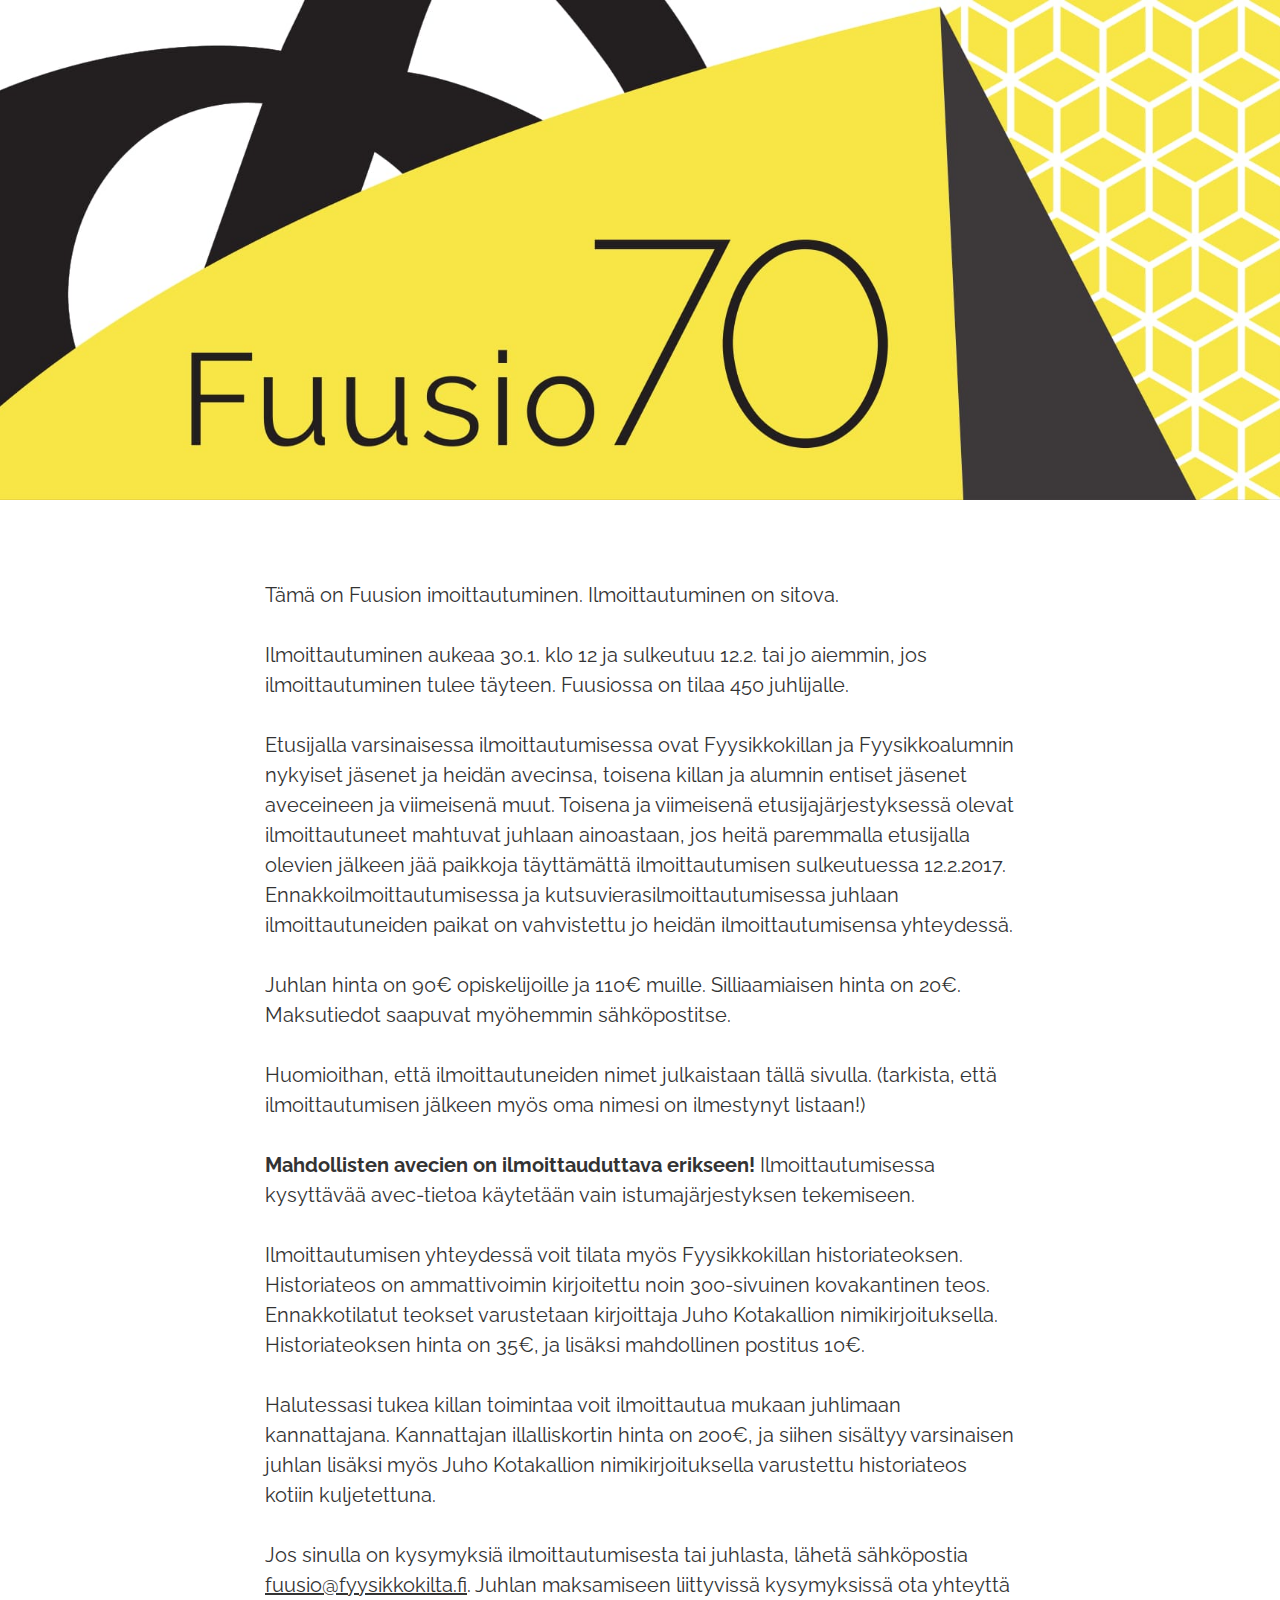
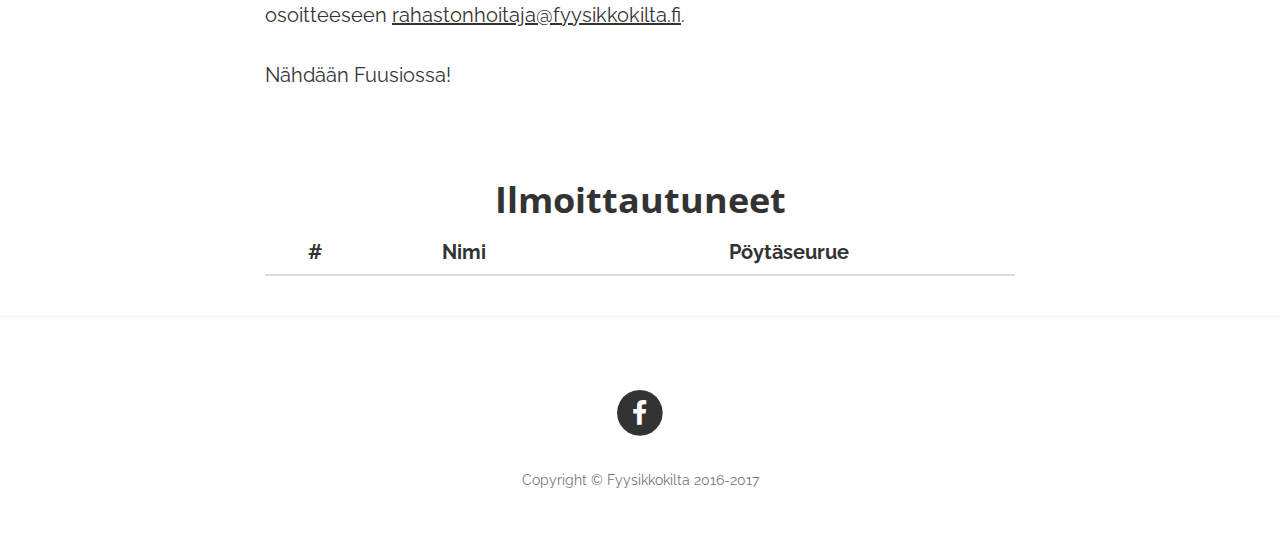
<file: client/index.html>
<!DOCTYPE html>
<html lang="en">

<head>

    <meta charset="utf-8">
    <meta http-equiv="X-UA-Compatible" content="IE=edge">
    <meta name="viewport" content="width=device-width, initial-scale=1">
    <meta name="description" content="">
    <meta name="author" content="">

    <title>Fuusio 70 - Ilmoittautuminen</title>

    <link rel="icon" href="img/favicon1924.png" sizes="192x192" />

    <!-- Bootstrap Core CSS -->
    <link href="vendor/bootstrap/css/bootstrap.min.css" rel="stylesheet">

    <!-- Custom CSS -->
    <link href="css/fuusio70.css" rel="stylesheet">

    <!-- Custom Fonts -->
    <link href="vendor/font-awesome/css/font-awesome.min.css" rel="stylesheet" type="text/css">
    <!-- <link href='https://fonts.googleapis.com/css?family=Lora:400,700,400italic,700italic' rel='stylesheet' type='text/css'> -->
    <link href='https://fonts.googleapis.com/css?family=Open+Sans:300italic,400italic,600italic,700italic,800italic,400,300,600,700,800' rel='stylesheet' type='text/css'>


    <link href="https://fonts.googleapis.com/css?family=Raleway" rel="stylesheet">

    <!-- HTML5 Shim and Respond.js IE8 support of HTML5 elements and media queries -->
    <!-- WARNING: Respond.js doesn't work if you view the page via file:// -->
    <!--[if lt IE 9]>
        <script src="https://oss.maxcdn.com/libs/html5shiv/3.7.0/html5shiv.js"></script>
        <script src="https://oss.maxcdn.com/libs/respond.js/1.4.2/respond.min.js"></script>
    <![endif]-->

</head>

<body>

    <!-- Navigation -->
    <!-- <nav class="navbar navbar-default navbar-custom navbar-fixed-top"> -->
        <!-- <div class="container-fluid"> -->
            <!-- Brand and toggle get grouped for better mobile display -->
           <!--  <div class="navbar-header page-scroll">
                <button type="button" class="navbar-toggle" data-toggle="collapse" data-target="#bs-example-navbar-collapse-1">
                    <span class="sr-only">Toggle navigation</span>
                    Menu <i class="fa fa-bars"></i>
                </button>
                <a class="navbar-brand" href="index.html">FUUSIO 70</a>
           </div> -->

            <!-- Collect the nav links, forms, and other content for toggling -->
            <!-- <div class="collapse navbar-collapse" id="bs-example-navbar-collapse-1">
                <ul class="nav navbar-nav navbar-right">
                    <li>
                        <a href="index.html">Etusivu</a>
                    </li>
                    <li>
                        <a href="registration.html">Ilmoittautuminen</a>
                    </li>
                </ul>
            </div> -->
            <!-- /.navbar-collapse -->
        <!-- </div> -->
        <!-- /.container -->
    <!-- </nav> -->

    <!-- Page Header -->
    <!-- Set your background image for this header on the line below. -->
    <!-- <header class="intro-header" style="background-image: url('img/about-bg.jpg')">
        <div class="container" style="background-color: rgba(0, 0, 0, 0.5); margin: 0; width: 100%">
            <div class="row">
                <div class="col-lg-8 col-lg-offset-2 col-md-10 col-md-offset-1">
                    <div class="page-heading">
                        <h1>Fuusio 70</h1>
                        <hr class="small">
                        <span class="subheading">Ilmoittautuminen</span>
                    </div>
                </div>
            </div>
        </div>
    </header> -->
    <header class="intro-header" style="background-image: url('img/fuusio70header.jpg')">
        <div class="container">
            <div class="row">
                <div class="col-lg-8 col-lg-offset-2 col-md-10 col-md-offset-1">
                    <div class="page-heading">
                    </div>
                </div>
            </div>
        </div>
    </header>

    <!-- Main Content -->
    <div class="container">
        <div id="registrationButtonContainer" class="row hidden">
            <div class="col-lg-8 col-lg-offset-2 col-md-10 col-md-offset-1 text-center">
                <a href="registration.html">
                    <button type="button" class="btn btn-danger btn-lg">Ilmoittaudu!</button>
                </a>
            </div>
        </div>
        <div class="row">
            <div class="col-lg-8 col-lg-offset-2 col-md-10 col-md-offset-1">
                <p>
                    Tämä on Fuusion imoittautuminen. Ilmoittautuminen on sitova.
                </p>
                <p>
                    Ilmoittautuminen aukeaa 30.1. klo 12 ja sulkeutuu 12.2. tai jo aiemmin, jos ilmoittautuminen tulee täyteen. Fuusiossa on tilaa 450 juhlijalle.
                </p>
                <p>
                    Etusijalla varsinaisessa ilmoittautumisessa ovat Fyysikkokillan ja Fyysikkoalumnin nykyiset jäsenet ja heidän avecinsa, toisena killan ja alumnin entiset jäsenet aveceineen  ja viimeisenä muut. Toisena ja viimeisenä etusijajärjestyksessä olevat ilmoittautuneet mahtuvat juhlaan ainoastaan, jos heitä paremmalla etusijalla olevien jälkeen jää paikkoja täyttämättä ilmoittautumisen sulkeutuessa 12.2.2017. Ennakkoilmoittautumisessa ja kutsuvierasilmoittautumisessa juhlaan ilmoittautuneiden paikat on vahvistettu jo heidän ilmoittautumisensa yhteydessä. 
                </p>
                <p>
                    Juhlan hinta on 90€ opiskelijoille ja 110€ muille. Silliaamiaisen hinta on 20€. Maksutiedot saapuvat myöhemmin sähköpostitse.
                </p>
                <p>
                    Huomioithan, että ilmoittautuneiden nimet julkaistaan tällä sivulla. (tarkista, että ilmoittautumisen jälkeen myös oma nimesi on ilmestynyt listaan!)
                </p>
                <p>
                    <b>Mahdollisten avecien on ilmoittauduttava erikseen!</b> Ilmoittautumisessa kysyttävää avec-tietoa käytetään vain istumajärjestyksen tekemiseen.
                </p>
                <p>
                    Ilmoittautumisen yhteydessä voit tilata myös Fyysikkokillan historiateoksen. Historiateos on ammattivoimin kirjoitettu noin 300-sivuinen kovakantinen teos. Ennakkotilatut teokset varustetaan kirjoittaja Juho Kotakallion nimikirjoituksella. Historiateoksen hinta on 35€, ja lisäksi mahdollinen postitus 10€.
                </p>
                <p>
                    Halutessasi tukea killan toimintaa voit ilmoittautua mukaan juhlimaan kannattajana. Kannattajan illalliskortin hinta on 200€, ja siihen sisältyy varsinaisen juhlan lisäksi myös Juho Kotakallion nimikirjoituksella varustettu historiateos kotiin kuljetettuna.
                </p>
                <p>
                    Jos sinulla on kysymyksiä ilmoittautumisesta tai juhlasta, lähetä sähköpostia <a href="mailto:fuusio@fyysikkokilta.fi">fuusio@fyysikkokilta.fi</a>. Juhlan maksamiseen liittyvissä kysymyksissä ota yhteyttä osoitteeseen <a href="mailto:rahastonhoitaja@fyysikkokilta.fi">rahastonhoitaja@fyysikkokilta.fi</a>.
                </p>
                <p>
                    Nähdään Fuusiossa!
                </p>
            </div>
        </div>
         <div class="row">
            <div class="col-lg-8 col-lg-offset-2 col-md-10 col-md-offset-1 text-center">
                <h2 class="section-heading">Ilmoittautuneet</h2>
                <table id="registeredUsers" class="table">
                    <thead>
                        <tr>
                            <th class="text-center">#</th>
                            <th class="text-center table-mobile-friendly">Nimi</th>
                            <th class="text-center table-mobile-friendly">Pöytäseurue</th>
                        </tr>
                    </thead>
                    <tbody>
                    </tbody>
                </table>
            </div>
        </div>
    </div>

    <hr>

    <!-- Footer -->
    <footer>
        <div class="container">
            <div class="row">
                <div class="col-lg-8 col-lg-offset-2 col-md-10 col-md-offset-1">
                    <ul class="list-inline text-center">
                        <li>
                            <a href="https://www.facebook.com/events/1178180328936888/" target="_blank">
                                <span class="fa-stack fa-lg">
                                    <i class="fa fa-circle fa-stack-2x"></i>
                                    <i class="fa fa-facebook fa-stack-1x fa-inverse"></i>
                                </span>
                            </a>
                        </li>
                    </ul>
                    <p class="copyright text-muted">Copyright &copy; Fyysikkokilta 2016-2017</p>
                </div>
            </div>
        </div>
    </footer>

    <!-- jQuery -->
    <script src="vendor/jquery/jquery.min.js"></script>

    <!-- Bootstrap Core JavaScript -->
    <script src="vendor/bootstrap/js/bootstrap.min.js"></script>

    <!-- Registration Form JavaScript -->
    <script src="js/jqBootstrapValidation.js"></script>

    <!-- Custom JavaScript -->
    <script src="js/config.js"></script>
    <script src="js/welcome2.js"></script>

</body>

</html>
</file>
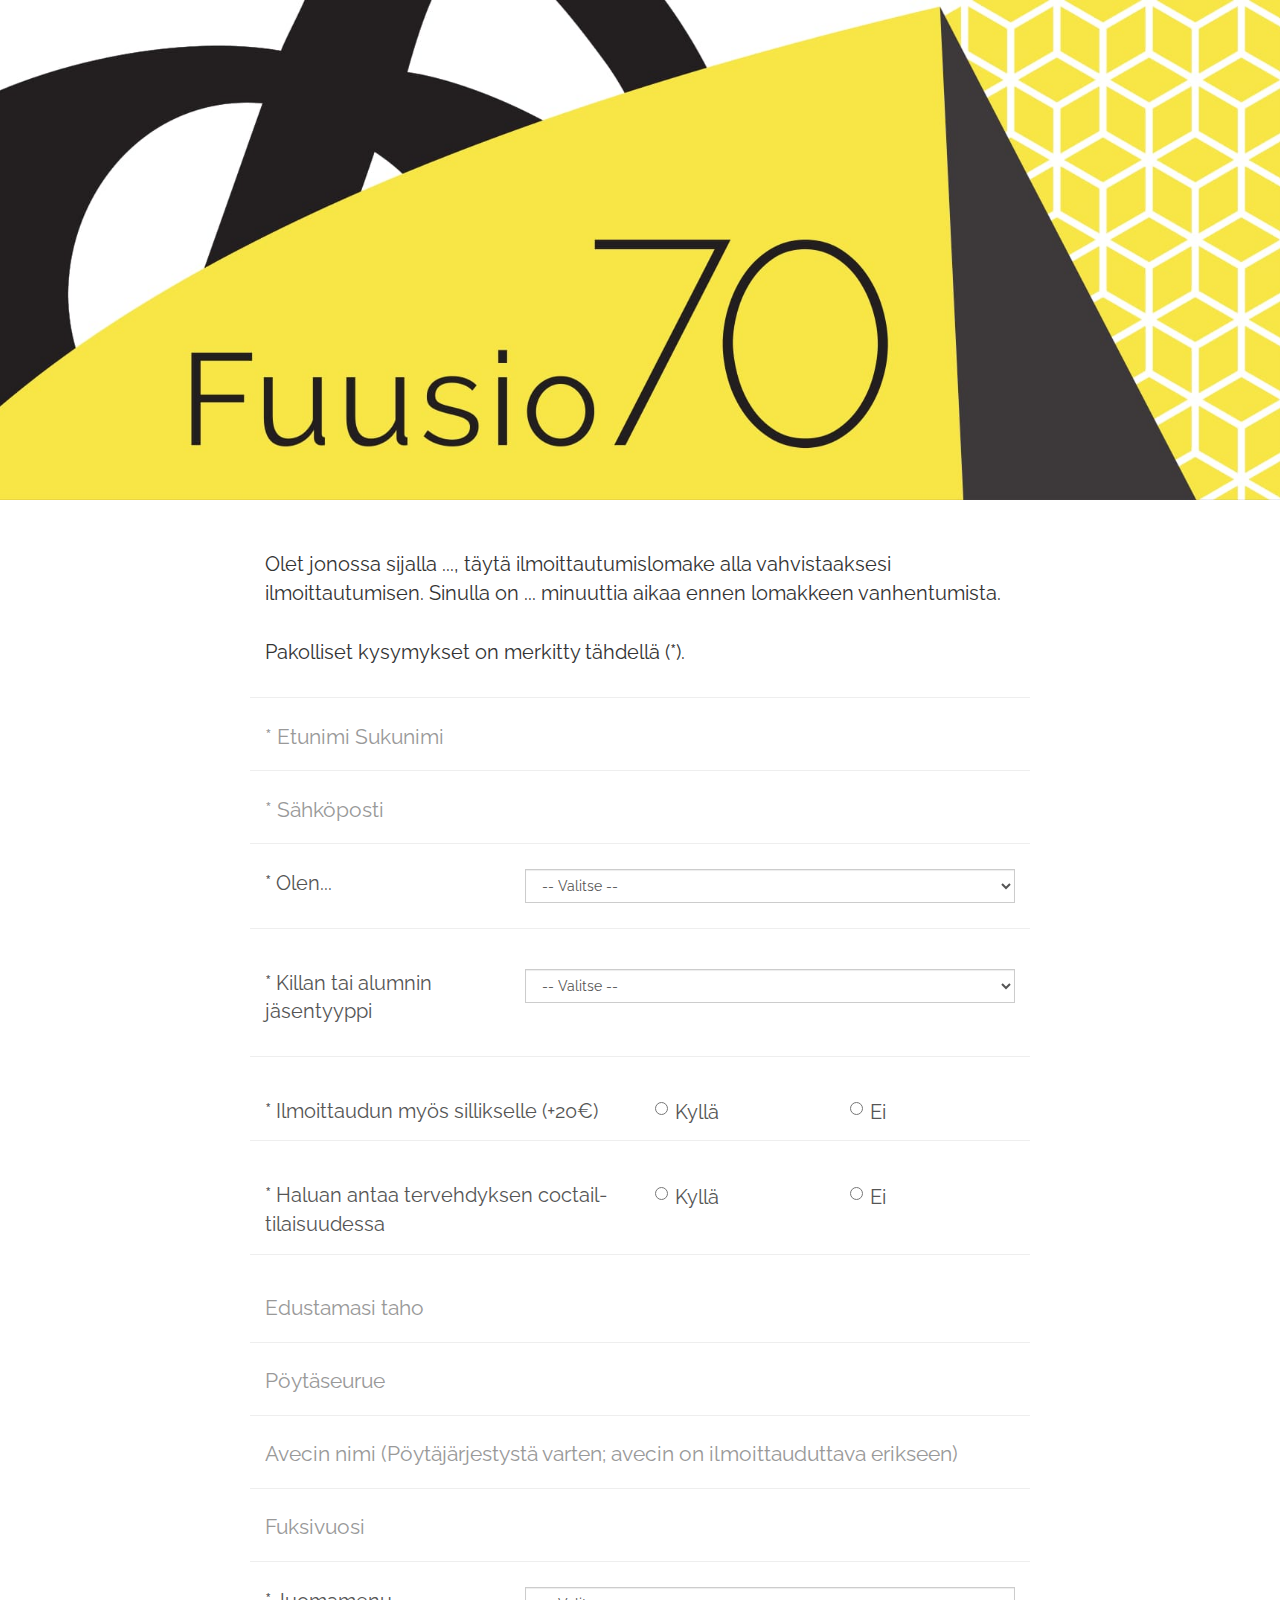
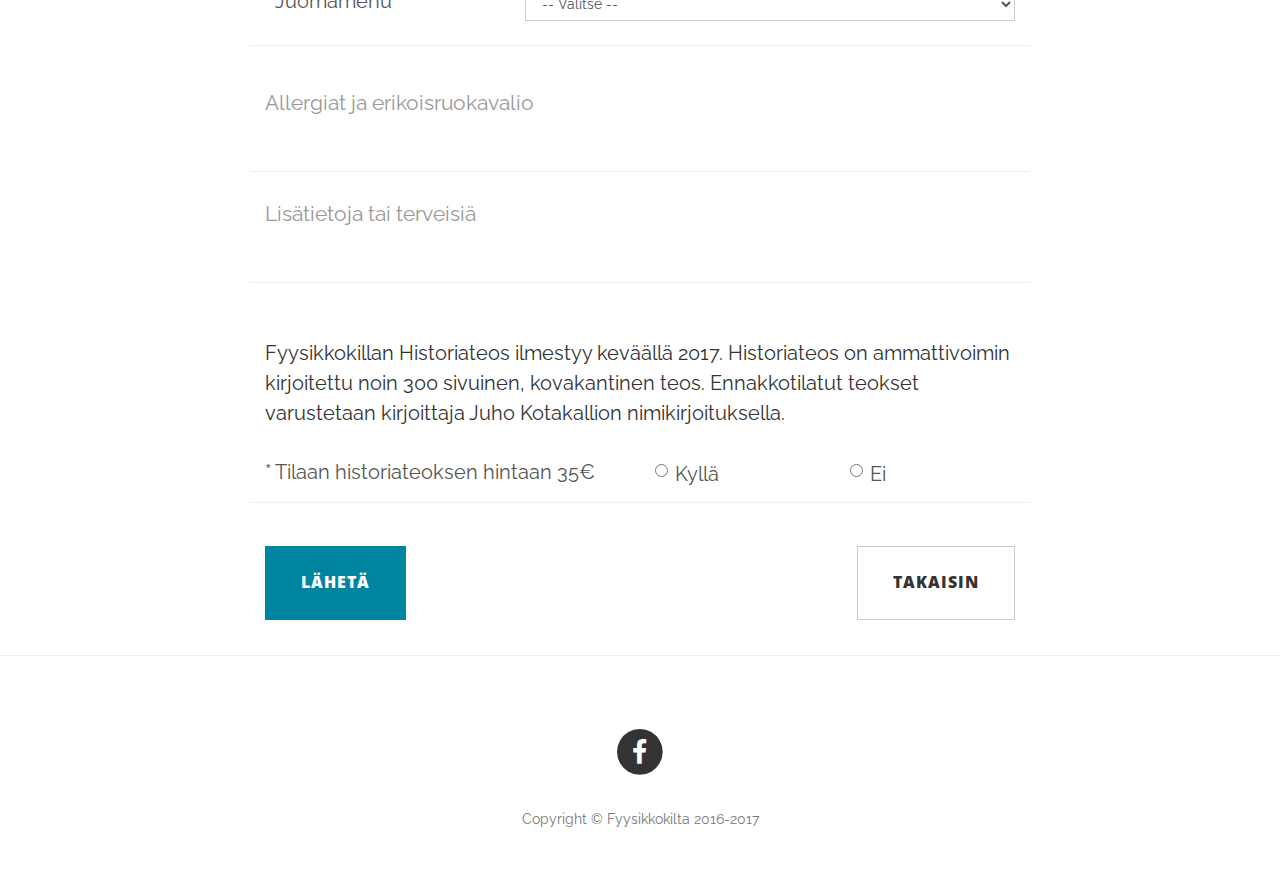
<file: client/registration.html>
<!DOCTYPE html>
<html lang="en">

<head>

    <meta charset="utf-8">
    <meta http-equiv="X-UA-Compatible" content="IE=edge">
    <meta name="viewport" content="width=device-width, initial-scale=1">
    <meta name="description" content="">
    <meta name="author" content="">

    <title>Fuusio 70</title>

    <link rel="icon" href="img/favicon1924.png" sizes="192x192" />

    <!-- Bootstrap Core CSS -->
    <link href="vendor/bootstrap/css/bootstrap.min.css" rel="stylesheet">

    <!-- Custom CSS -->
    <link href="css/fuusio70.css" rel="stylesheet">

    <!-- Custom Fonts -->
    <link href="vendor/font-awesome/css/font-awesome.min.css" rel="stylesheet" type="text/css">
    <!-- <link href='https://fonts.googleapis.com/css?family=Lora:400,700,400italic,700italic' rel='stylesheet' type='text/css'> -->
    <link href='https://fonts.googleapis.com/css?family=Open+Sans:300italic,400italic,600italic,700italic,800italic,400,300,600,700,800' rel='stylesheet' type='text/css'>


    <link href="https://fonts.googleapis.com/css?family=Raleway" rel="stylesheet">

    <!-- HTML5 Shim and Respond.js IE8 support of HTML5 elements and media queries -->
    <!-- WARNING: Respond.js doesn't work if you view the page via file:// -->
    <!--[if lt IE 9]>
        <script src="https://oss.maxcdn.com/libs/html5shiv/3.7.0/html5shiv.js"></script>
        <script src="https://oss.maxcdn.com/libs/respond.js/1.4.2/respond.min.js"></script>
    <![endif]-->

</head>

<body>

    <!-- Navigation -->
    <!-- <nav class="navbar navbar-default navbar-custom navbar-fixed-top">
        <div class="container-fluid">
            <div class="navbar-header page-scroll">
                <button type="button" class="navbar-toggle" data-toggle="collapse" data-target="#bs-example-navbar-collapse-1">
                    <span class="sr-only">Toggle navigation</span>
                    Menu <i class="fa fa-bars"></i>
                </button>
                <a class="navbar-brand" href="index.html">FUUSIO 70</a>
            </div>

            <div class="collapse navbar-collapse" id="bs-example-navbar-collapse-1">
                <ul class="nav navbar-nav navbar-right">
                    <li>
                        <a href="index.html">Etusivu</a>
                    </li>
                    <li>
                        <a href="registration.html">Ilmoittautuminen</a>
                    </li>
                </ul>
            </div>
        </div>
    </nav>
 -->
    <!-- Page Header -->
    <!-- Set your background image for this header on the line below. -->
    <header class="intro-header" style="background-image: url('img/fuusio70header.jpg')">
        <div class="container">
            <div class="row">
                <div class="col-lg-8 col-lg-offset-2 col-md-10 col-md-offset-1">
                    <div class="page-heading">
                      <!--   <h1>Ilmoittaudu</h1>
                        <hr class="small">
                        <span id="registrationInfo" class="subheading"></span> -->
                    </div>
                </div>
            </div>
        </div>
    </header>

    <!-- Main Content -->
    <div class="container">
        <div class="row">
            <div class="col-lg-8 col-lg-offset-2 col-md-10 col-md-offset-1">
            <span id="registrationInfo" class="subheading">Olet jonossa sijalla ..., täytä ilmoittautumislomake alla vahvistaaksesi ilmoittautumisen. Sinulla on ... minuuttia aikaa ennen lomakkeen vanhentumista.</span>

                <p>Pakolliset kysymykset on merkitty tähdellä (*).</p>
                <!-- Registration Form - Enter your email address on line 19 of the mail/contact_me.php file to make this form work. -->
                <!-- WARNING: Some web hosts do not allow emails to be sent through forms to common mail hosts like Gmail or Yahoo. It's recommended that you use a private domain email address! -->
                <!-- NOTE: To use the contact form, your site must be on a live web host with PHP! The form will not work locally! -->
                <form name="sentMessage" id="registrationForm" novalidate>
                    <div class="row control-group">
                        <div class="form-group col-xs-12 floating-label-form-group controls">
                            <label>* Nimi</label>
                            <input type="text" class="form-control" placeholder="* Etunimi Sukunimi" id="name" name="name" required data-validation-required-message="Ole hyvä ja ilmoita nimesi.">
                            <p class="help-block text-danger"></p>
                        </div>
                    </div>
                    <div class="row control-group">
                        <div class="form-group col-xs-12 floating-label-form-group controls">
                            <label>* Sähköposti</label>
                            <input type="email" class="form-control" placeholder="* Sähköposti" id="email" name="email" required data-validation-required-message="Ole hyvä ja ilmoita sähköpostisi" data-validation-validemail-message="Sähköposti ei ole oikeassa muodossa">
                            <p class="help-block text-danger"></p>
                        </div>
                    </div>
                    <div class="row control-group form-row form-group controls">
                        <div class="form-group col-xs-4">
                            <label>* Olen...</label>
                            <p class="help-block text-danger"></p>
                        </div>
                        <div class="col-xs-8 controls">
                            <select name="status" class="form-control form-select" required data-validation-required-message="Valitse yksi">
                                <option value="">-- Valitse --</option>
                                <!-- <option class="invite-status" value="inviteGuest">Kutsuvieras</option> -->
                                <option value="student">Opiskelija (90€)</option>
                                <option value="notStudent">Ei-opiskelija (110€)</option>
                                <option value="supporter">Kannattaja (200€)</option>
                            </select>
                        </div>
                    </div>
                    <div class="row control-group form-row form-group controls">
                        <div class="form-group col-xs-4">
                            <label>* Killan tai alumnin jäsentyyppi</label>
                            <p class="help-block text-danger"></p>
                        </div>
                        <div class="col-xs-8 controls">
                            <select name="guildStatus" class="form-control form-select" required data-validation-required-message="Valitse yksi">
                                <option value="">-- Valitse --</option>
                                <option value="currentMember">Killan tai alumnin nykyinen jäsen tai tällaisen avec</option>
                                <option value="exMember">Killan tai alumnin entinen jäsen tai tällaisen avec</option>
                                <option value="other">Ei mikään edellisistä</option>
                            </select>
                        </div>
                    </div>
                    <div class="row control-group form-row form-group controls">
                        <div class="col-xs-6">
                            <label>* Ilmoittaudun myös sillikselle (+20€)</label>
                            <p class="help-block text-danger"></p>
                        </div>
                        <div class="col-xs-3">
                            <label class="radio-inline">
                              <input type="radio" name="sillis" minchecked="1" data-validation-minchecked-message="Valitse toinen" value="true">Kyllä
                            </label>
                        </div>
                        <div class="col-xs-3">
                            <label class="radio-inline">
                              <input type="radio" name="sillis" value="false">Ei
                            </label>
                        </div>
                    </div>
                    <div class="row control-group form-row form-group controls">
                        <div class="col-xs-6">
                            <label>* Haluan antaa tervehdyksen coctail-tilaisuudessa</label>
                            <p class="help-block text-danger"></p>
                        </div>
                        <div class="col-xs-3">
                            <label class="radio-inline">
                              <input type="radio" name="greeting" minchecked="1" data-validation-minchecked-message="Valitse toinen" value="true">Kyllä
                            </label>
                        </div>
                        <div class="col-xs-3">
                            <label class="radio-inline">
                              <input type="radio" name="greeting" value="false">Ei
                            </label>
                        </div>
                    </div>
                    <div class="row control-group">
                        <div class="form-group col-xs-12 floating-label-form-group controls">
                            <label>Edustamani taho</label>
                            <input type="text" class="form-control" placeholder="Edustamasi taho" id="represent" name="represent">
                            <p class="help-block text-danger"></p>
                        </div>
                    </div>
                    <div class="row control-group">
                        <div class="form-group col-xs-12 floating-label-form-group controls">
                            <label>Pöytäseurue</label>
                            <input type="text" class="form-control" placeholder="Pöytäseurue" id="table" name="table">
                            <p class="help-block text-danger"></p>
                        </div>
                    </div>
                    <div class="row control-group">
                        <div class="form-group col-xs-12 floating-label-form-group controls">
                            <label>Avec</label>
                            <input type="text" class="form-control" placeholder="Avecin nimi (Pöytäjärjestystä varten; avecin on ilmoittauduttava erikseen)" id="avec" name="avec">
                            <p class="help-block text-danger"></p>
                        </div>
                    </div>
                    <div class="row control-group">
                        <div class="form-group col-xs-12 floating-label-form-group controls">
                            <label>Fuksivuosi</label>
                            <input type="text" class="form-control" placeholder="Fuksivuosi" id="firstYear" name="firstYear">
                            <p class="help-block text-danger"></p>
                        </div>
                    </div>
                    <div class="row control-group form-row form-group controls">
                        <div class="form-group col-xs-4">
                            <label>* Juomamenu</label>
                            <p class="help-block text-danger"></p>
                        </div>
                        <div class="col-xs-8 controls">
                            <select name="drinkMenu" class="form-control form-select" required data-validation-required-message="Valitse yksi">
                                <option value="">-- Valitse --</option>
                                <option value="alcoholic">Alkoholillinen</option>
                                <option value="nonAlcoholic">Alkoholiton</option>
                                <option value="onlyWines">Pelkät viinit, muuten alkoholiton</option>
                            </select>
                        </div>
                    </div>
                    <div class="row control-group">
                        <div class="form-group col-xs-12 floating-label-form-group controls">
                            <label>Allergiat ja erikoisruokavalio</label>
                            <textarea rows="2" class="form-control" placeholder="Allergiat ja erikoisruokavalio" id="allergies" name="allergies"></textarea>
                            <p class="help-block text-danger"></p>
                        </div>
                    </div>
                    <div class="row control-group">
                        <div class="form-group col-xs-12 floating-label-form-group controls">
                            <label>Lisätietoja tai terveisiä</label>
                            <textarea rows="2" class="form-control" placeholder="Lisätietoja tai terveisiä" id="additionalInfo" name="additionalInfo"></textarea>
                            <p class="help-block text-danger"></p>
                        </div>
                    </div>
                    <div class="row control-group form-row form-group controls">
                        <div class="col-xs-12">
                            <p>Fyysikkokillan Historiateos ilmestyy keväällä 2017. Historiateos on ammattivoimin kirjoitettu noin 300 sivuinen, kovakantinen teos. Ennakkotilatut teokset varustetaan kirjoittaja Juho Kotakallion nimikirjoituksella.</p>
                        </div>
                        <div class="col-xs-6">
                            <label>* Tilaan historiateoksen hintaan 35€</label>
                            <p class="help-block text-danger"></p>
                        </div>
                        <div class="col-xs-3">
                            <label class="radio-inline">
                              <input type="radio" name="historyOrder" value="true" minchecked="1" data-validation-minchecked-message="Valitse toinen" onclick="showHistoryOrderDetails()">Kyllä
                            </label>
                        </div>
                        <div class="col-xs-3">
                            <label class="radio-inline">
                              <input type="radio" name="historyOrder" value="false" onclick="hideHistoryOrderDetails()">Ei
                            </label>
                        </div>
                    </div>
                    <div class="row control-group form-row history-order-details controls hidden">
                        <div class="form-group col-xs-5">
                            <label>Toimitustapa historiateokselle</label>
                            <p class="help-block text-danger"></p>
                        </div>
                        <div class="col-xs-7 controls">
                            <select id="historyDeliveryMethod" name="historyDeliveryMethod" class="form-control form-select">
                                <option value="">-- Valitse --</option>
                                <option value="pickup">Nouto kiltahuoneelta</option>
                                <option value="deliverPost">Toimitus postitse (+10€)</option>
                            </select>
                            <p class="help-block text-danger"></p>
                        </div>
                    </div>
                    <div class="row control-group history-order-address hidden">
                        <div class="form-group col-xs-12 floating-label-form-group controls">
                            <label>Jos valitsit toimituksen postitse, annathan postitusosoitteesi (osoite, postitoimipaikka ja postinumero)</label>
                            <textarea rows="2" class="form-control" placeholder="Jos valitsit toimituksen postitse, annathan postitusosoitteesi (osoite, postitoimipaikka ja postinumero)" id="historyAddress" name="historyAddress"></textarea>
                            <p class="help-block text-danger"></p>
                        </div>
                    </div>

                    <br>
                    <div id="success"></div>
                    <div class="row">
                        <div class="form-group col-xs-6">
                            <button id="submitForm" type="submit" class="btn btn-submit btn-lg">Lähetä</button>
                        </div>
                        <div class="form-group col-xs-6 text-right">
                            <button type="button" onclick="window.history.back()" class="btn btn-default btn-lg text-center">Takaisin</button>
                        </div>
                    </div>
                </form>
            </div>
        </div>
    </div>

    <hr>

    <!-- Footer -->
    <footer>
        <div class="container">
            <div class="row">
                <div class="col-lg-8 col-lg-offset-2 col-md-10 col-md-offset-1">
                    <ul class="list-inline text-center">
                        <li>
                            <a href="https://www.facebook.com/events/1178180328936888/" target="_blank">
                                <span class="fa-stack fa-lg">
                                    <i class="fa fa-circle fa-stack-2x"></i>
                                    <i class="fa fa-facebook fa-stack-1x fa-inverse"></i>
                                </span>
                            </a>
                        </li>
                    </ul>
                    <p class="copyright text-muted">Copyright &copy; Fyysikkokilta 2016-2017</p>
                </div>
            </div>
        </div>
    </footer>

    <!-- jQuery -->
    <script src="vendor/jquery/jquery.min.js"></script>

    <!-- Bootstrap Core JavaScript -->
    <script src="vendor/bootstrap/js/bootstrap.min.js"></script>

    <!-- Registration Form JavaScript -->
    <script src="js/jqBootstrapValidation.js"></script>

    <!-- Custom JavaScript -->
    <script src="js/config.js"></script>
    <script src="js/registration.js"></script>

</body>

</html>
</file>
<file: client/css/fuusio70.css>
/*!
 * Start Bootstrap - Clean Blog v3.3.7+1 (http://startbootstrap.com/template-overviews/clean-blog)
 * Copyright 2013-2016 Start Bootstrap
 * Licensed under MIT (https://github.com/BlackrockDigital/startbootstrap/blob/gh-pages/LICENSE)
 */
body {
  /*font-family: 'Lora', 'Times New Roman', serif;*/
  font-family: 'Raleway', sans-serif;
  font-size: 20px;
  color: #333333;
}
p {
  line-height: 1.5;
  margin: 30px 0;
}
p a {
  text-decoration: underline;
}
h1,
h2,
h3,
h4,
h5,
h6 {
  font-family: 'Open Sans', 'Helvetica Neue', Helvetica, Arial, sans-serif;
  font-weight: 800;
}
a {
  color: #333333;
}
a:hover,
a:focus {
  color: #0085A1;
}
a img:hover,
a img:focus {
  cursor: zoom-in;
}
blockquote {
  color: #777777;
  font-style: italic;
}
hr.small {
  max-width: 100px;
  margin: 15px auto;
  border-width: 4px;
  border-color: white;
}
.navbar-custom {
  position: absolute;
  top: 0;
  left: 0;
  width: 100%;
  z-index: 3;
  font-family: 'Open Sans', 'Helvetica Neue', Helvetica, Arial, sans-serif;
}
.navbar-custom .navbar-brand {
  font-weight: 800;
}
.navbar-custom .navbar-header .navbar-toggle {
  color: #777777;
  font-weight: 800;
  text-transform: uppercase;
  font-size: 12px;
}
.navbar-custom .nav li a {
  text-transform: uppercase;
  font-size: 12px;
  font-weight: 800;
  letter-spacing: 1px;
}
@media only screen and (min-width: 768px) {
  .navbar-custom {
    background: transparent;
    border-bottom: 1px solid transparent;
  }
  .navbar-custom .navbar-brand {
    color: white;
    padding: 20px;
  }
  .navbar-custom .navbar-brand:hover,
  .navbar-custom .navbar-brand:focus {
    color: rgba(255, 255, 255, 0.8);
  }
  .navbar-custom .nav li a {
    color: white;
    padding: 20px;
  }
  .navbar-custom .nav li a:hover,
  .navbar-custom .nav li a:focus {
    color: rgba(255, 255, 255, 0.8);
  }
}
@media only screen and (min-width: 1170px) {
  .intro-header {
    min-height: 500px;
  }
  .navbar-custom {
    -webkit-transition: background-color 0.3s;
    -moz-transition: background-color 0.3s;
    transition: background-color 0.3s;
    /* Force Hardware Acceleration in WebKit */
    -webkit-transform: translate3d(0, 0, 0);
    -moz-transform: translate3d(0, 0, 0);
    -ms-transform: translate3d(0, 0, 0);
    -o-transform: translate3d(0, 0, 0);
    transform: translate3d(0, 0, 0);
    -webkit-backface-visibility: hidden;
    backface-visibility: hidden;
  }
  .navbar-custom.is-fixed {
    /* when the user scrolls down, we hide the header right above the viewport */
    position: fixed;
    top: -61px;
    background-color: rgba(255, 255, 255, 0.9);
    border-bottom: 1px solid #f2f2f2;
    -webkit-transition: -webkit-transform 0.3s;
    -moz-transition: -moz-transform 0.3s;
    transition: transform 0.3s;
  }
  .navbar-custom.is-fixed .navbar-brand {
    color: #333333;
  }
  .navbar-custom.is-fixed .navbar-brand:hover,
  .navbar-custom.is-fixed .navbar-brand:focus {
    color: #0085A1;
  }
  .navbar-custom.is-fixed .nav li a {
    color: #333333;
  }
  .navbar-custom.is-fixed .nav li a:hover,
  .navbar-custom.is-fixed .nav li a:focus {
    color: #0085A1;
  }
  .navbar-custom.is-visible {
    /* if the user changes the scrolling direction, we show the header */
    -webkit-transform: translate3d(0, 100%, 0);
    -moz-transform: translate3d(0, 100%, 0);
    -ms-transform: translate3d(0, 100%, 0);
    -o-transform: translate3d(0, 100%, 0);
    transform: translate3d(0, 100%, 0);
  }
}
.intro-header {
  background-color: #777777;
  background: no-repeat center center;
  background-attachment: scroll;
  -webkit-background-size: cover;
  -moz-background-size: cover;
  background-size: cover;
  -o-background-size: cover;
  margin-bottom: 50px;
}
.intro-header .site-heading,
.intro-header .post-heading,
.intro-header .page-heading {
  padding: 100px 0 50px;
  color: white;
}
@media only screen and (min-width: 768px) {
  .intro-header .site-heading,
  .intro-header .post-heading,
  .intro-header .page-heading {
    padding: 150px 0;
  }
}
.intro-header .site-heading,
.intro-header .page-heading {
  text-align: center;
}
.intro-header .site-heading h1,
.intro-header .page-heading h1 {
  margin-top: 0;
  font-size: 50px;
}
.intro-header .site-heading .subheading,
.intro-header .page-heading .subheading {
  font-size: 24px;
  line-height: 1.1;
  display: block;
  font-family: 'Open Sans', 'Helvetica Neue', Helvetica, Arial, sans-serif;
  font-weight: 300;
  margin: 10px 0 0;
}
@media only screen and (min-width: 768px) {
  .intro-header .site-heading h1,
  .intro-header .page-heading h1 {
    font-size: 80px;
  }
}
.intro-header .post-heading h1 {
  font-size: 35px;
}
.intro-header .post-heading .subheading,
.intro-header .post-heading .meta {
  line-height: 1.1;
  display: block;
}
.intro-header .post-heading .subheading {
  font-family: 'Open Sans', 'Helvetica Neue', Helvetica, Arial, sans-serif;
  font-size: 24px;
  margin: 10px 0 30px;
  font-weight: 600;
}
.intro-header .post-heading .meta {
  /*font-family: 'Lora', 'Times New Roman', serif;*/
  font-family: 'Raleway', sans-serif;
  font-style: italic;
  font-weight: 300;
  font-size: 20px;
}
.intro-header .post-heading .meta a {
  color: white;
}
@media only screen and (min-width: 768px) {
  .intro-header .post-heading h1 {
    font-size: 55px;
  }
  .intro-header .post-heading .subheading {
    font-size: 30px;
  }
}
.post-preview > a {
  color: #333333;
}
.post-preview > a:hover,
.post-preview > a:focus {
  text-decoration: none;
  color: #0085A1;
}
.post-preview > a > .post-title {
  font-size: 30px;
  margin-top: 30px;
  margin-bottom: 10px;
}
.post-preview > a > .post-subtitle {
  margin: 0;
  font-weight: 300;
  margin-bottom: 10px;
}
.post-preview > .post-meta {
  color: #777777;
  font-size: 18px;
  font-style: italic;
  margin-top: 0;
}
.post-preview > .post-meta > a {
  text-decoration: none;
  color: #333333;
}
.post-preview > .post-meta > a:hover,
.post-preview > .post-meta > a:focus {
  color: #0085A1;
  text-decoration: underline;
}
@media only screen and (min-width: 768px) {
  .post-preview > a > .post-title {
    font-size: 36px;
  }
}
.section-heading {
  font-size: 36px;
  margin-top: 60px;
  font-weight: 700;
}
.caption {
  text-align: center;
  font-size: 14px;
  padding: 10px;
  font-style: italic;
  margin: 0;
  display: block;
  border-bottom-right-radius: 5px;
  border-bottom-left-radius: 5px;
}
footer {
  padding: 50px 0 65px;
}
footer .list-inline {
  margin: 0;
  padding: 0;
}
footer .copyright {
  font-size: 14px;
  text-align: center;
  margin-bottom: 0;
}
.floating-label-form-group {
  font-size: 14px;
  position: relative;
  margin-bottom: 0;
  padding-bottom: 0.5em;
  border-bottom: 1px solid #eeeeee;
}
.floating-label-form-group input,
.floating-label-form-group textarea {
  z-index: 1;
  position: relative;
  padding-right: 0;
  padding-left: 0;
  border: none;
  border-radius: 0;
  font-size: 1.5em;
  background: none;
  box-shadow: none !important;
  resize: none;
}
.floating-label-form-group label {
  display: block;
  z-index: 0;
  position: relative;
  top: 2em;
  margin: 0;
  font-size: 0.85em;
  line-height: 1.764705882em;
  vertical-align: middle;
  vertical-align: baseline;
  opacity: 0;
  -webkit-transition: top 0.3s ease,opacity 0.3s ease;
  -moz-transition: top 0.3s ease,opacity 0.3s ease;
  -ms-transition: top 0.3s ease,opacity 0.3s ease;
  transition: top 0.3s ease,opacity 0.3s ease;
}
.floating-label-form-group::not(:first-child) {
  padding-left: 14px;
  border-left: 1px solid #eeeeee;
}
.floating-label-form-group-with-value label {
  top: 0;
  opacity: 1;
}
.floating-label-form-group-with-focus label {
  color: #0085A1;
}
form .row:first-child .floating-label-form-group {
  border-top: 1px solid #eeeeee;
}
.btn {
  font-family: 'Open Sans', 'Helvetica Neue', Helvetica, Arial, sans-serif;
  text-transform: uppercase;
  font-size: 14px;
  font-weight: 800;
  letter-spacing: 1px;
  border-radius: 0;
  padding: 15px 25px;
}
.btn-lg {
  font-size: 16px;
  padding: 25px 35px;
}
.btn-submit {
  background-color: #0085A1;
  border: 1px solid #0085A1;
  color: white;
}
.btn-submit:hover {
  background-color: #01728A !important;
  border: 1px solid #01728A;
  color: white;
}
.btn-submit:focus {
  background-color: #00657A !important;
  border: 1px solid #00657A !important;
  color: white !important;
}
.btn-default:hover,
.btn-default:focus {
  background-color: #0085A1;
  border: 1px solid #0085A1;
  color: white;
}
.pager {
  margin: 20px 0 0;
}
.pager li > a,
.pager li > span {
  font-family: 'Open Sans', 'Helvetica Neue', Helvetica, Arial, sans-serif;
  text-transform: uppercase;
  font-size: 14px;
  font-weight: 800;
  letter-spacing: 1px;
  padding: 15px 25px;
  background-color: white;
  border-radius: 0;
}
.pager li > a:hover,
.pager li > a:focus {
  color: white;
  background-color: #0085A1;
  border: 1px solid #0085A1;
}
.pager .disabled > a,
.pager .disabled > a:hover,
.pager .disabled > a:focus,
.pager .disabled > span {
  color: #777777;
  background-color: #333333;
  cursor: not-allowed;
}
::-moz-selection {
  color: white;
  text-shadow: none;
  background: #0085A1;
}
::selection {
  color: white;
  text-shadow: none;
  background: #0085A1;
}
img::selection {
  color: white;
  background: transparent;
}
img::-moz-selection {
  color: white;
  background: transparent;
}
body {
  -webkit-tap-highlight-color: #0085A1;
}
.form-row {
  border-bottom: 1px solid #eeeeee;
  padding-top: 25px;
}
.form-row label {
  /*font-family: 'Lora', 'Times New Roman', serif;*/
  font-family: 'Raleway', sans-serif;
  font-size: 20px;
  color: #555;
  font-weight: normal;
}
.form-select {
  border-radius: 0;
  border: 1px solid #ccc;
}
.form-select:focus {
  border-color: #0085A1;
}
.required-field::before {
  content: " * ";
}
.help-block ul {
  list-style-type: none !important;
  color: #a94442;
  font-size: 14px;
}
.table-mobile-friendly {
  word-break: break-all;
}
</file>
